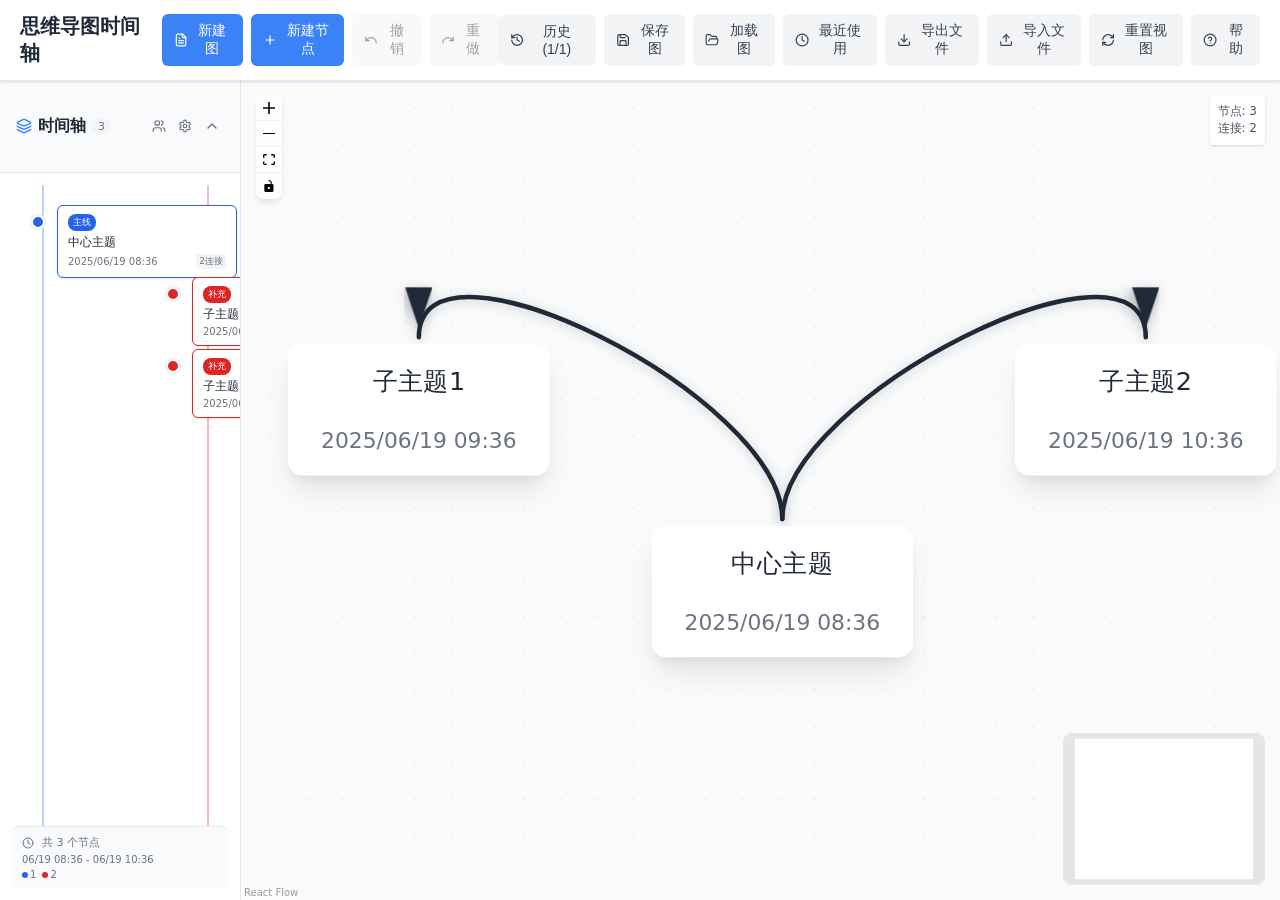
<file: features/intend/src/main/resources/rawfile/intend/index.html>
<!doctype html><html lang="zh-CN"><head><meta charset="utf-8"/><link rel="icon" href="./favicon.ico"/><meta name="viewport" content="width=device-width,initial-scale=1"/><meta name="theme-color" content="#000000"/><meta name="description" content="功能完整的思维导图应用，支持时间轴映射和画布拖拽"/><link rel="apple-touch-icon" href="./logo192.png"/><link rel="manifest" href="./manifest.json"/><title>思维导图时间轴</title><script defer="defer" src="./static/js/main.cbae1022.js"></script><link href="./static/css/main.67598571.css" rel="stylesheet"></head><body><noscript>您需要启用JavaScript才能运行此应用。</noscript><div id="root"></div></body></html>
</file>
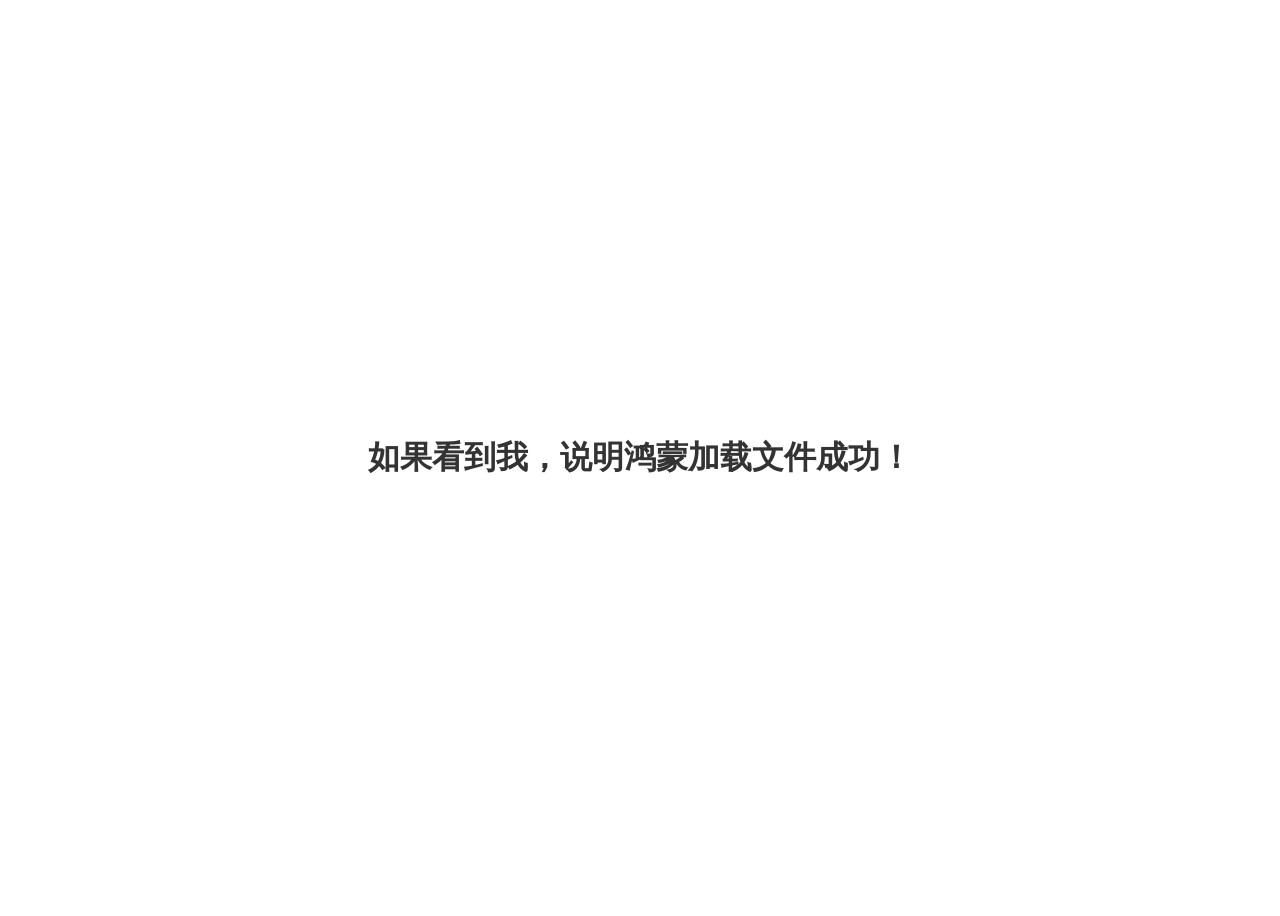
<file: features/intend/src/main/resources/rawfile/intend/test.html>
<!DOCTYPE html>
<html lang="en">
<head>
    <meta charset="UTF-8">
    <meta name="viewport" content="width=device-width, initial-scale=1.0">
    <title>Test Page</title>
    <style>
        body { display: flex; justify-content: center; align-items: center; height: 100vh; font-family: sans-serif; background-color: #lightyellow; }
        h1 { color: #333; }
    </style>
</head>
<body>
<h1>如果看到我，说明鸿蒙加载文件成功！</h1>
<script>
    console.log('Test HTML aaaaallloooooaded!');
</script>
</body>
</html>
</file>
<file: features/intend/src/main/resources/rawfile/intend/static/css/main.67598571.css>
body{-webkit-font-smoothing:antialiased;-moz-osx-font-smoothing:grayscale;font-family:-apple-system,BlinkMacSystemFont,Segoe UI,Roboto,Oxygen,Ubuntu,Cantarell,Fira Sans,Droid Sans,Helvetica Neue,sans-serif;margin:0}code{font-family:source-code-pro,Menlo,Monaco,Consolas,Courier New,monospace}.mindmap-container{background:#f5f5f5;display:flex;height:100vh;overflow:hidden}.timeline-container{background:#f8f9fa;border-right:1px solid #e9ecef;overflow:hidden;position:relative;width:256px}.mindmap-canvas{background:#fff;background-image:linear-gradient(#0000001a 1px,#0000 0),linear-gradient(90deg,#0000001a 1px,#0000 0);background-size:20px 20px}.timeline-item{background:#fff;border-left:4px solid #3b82f6;border-radius:6px;box-shadow:0 1px 3px #0000001a;cursor:pointer;margin:4px 0;padding:8px 12px;transition:all .2s}.timeline-item:hover{box-shadow:0 2px 6px #00000026}.timeline-item.highlighted{background:#fef2f2;border-left-color:#ef4444;transform:scale(1.02)}.flex{display:flex}.flex-1{flex:1 1}.items-center{align-items:center}.justify-center{justify-content:center}.justify-between{justify-content:space-between}.space-x-1>*+*{margin-left:.25rem}.space-x-2>*+*{margin-left:.5rem}.space-y-1>*+*{margin-top:.25rem}.space-y-2>*+*{margin-top:.5rem}.p-1{padding:.25rem}.p-2{padding:.5rem}.p-3{padding:.75rem}.p-4{padding:1rem}.px-2{padding-left:.5rem;padding-right:.5rem}.px-3{padding-left:.75rem;padding-right:.75rem}.py-1{padding-bottom:.25rem;padding-top:.25rem}.py-2{padding-bottom:.5rem;padding-top:.5rem}.m-1{margin:.25rem}.mb-1{margin-bottom:.25rem}.mb-2{margin-bottom:.5rem}.mb-3{margin-bottom:.75rem}.mb-4{margin-bottom:1rem}.mt-1{margin-top:.25rem}.mt-2{margin-top:.5rem}.mt-3{margin-top:.75rem}.ml-2{margin-left:.5rem}.w-full{width:100%}.h-full{height:100%}.min-w-0{min-width:0}.text-xs{font-size:.75rem}.text-sm{font-size:.875rem}.font-medium{font-weight:500}.font-semibold{font-weight:600}.text-center{text-align:center}.text-gray-400{color:#9ca3af}.text-gray-500{color:#6b7280}.text-gray-600{color:#4b5563}.text-gray-700{color:#374151}.text-gray-800{color:#1f2937}.text-blue-600{color:#2563eb}.text-red-600{color:#dc2626}.text-red-700{color:#b91c1c}.text-white{color:#fff}.bg-white{background-color:#fff}.bg-gray-50{background-color:#f9fafb}.bg-gray-100{background-color:#f3f4f6}.bg-gray-200{background-color:#e5e7eb}.bg-gray-300{background-color:#d1d5db}.bg-gray-500{background-color:#6b7280}.bg-blue-500{background-color:#3b82f6}.bg-blue-600{background-color:#2563eb}.bg-green-500{background-color:#10b981}.bg-green-600{background-color:#059669}.bg-purple-500{background-color:#8b5cf6}.bg-purple-600{background-color:#7c3aed}.bg-orange-500{background-color:#f97316}.bg-orange-600{background-color:#ea580c}.bg-red-100{background-color:#fee2e2}.bg-red-200{background-color:#fecaca}.bg-yellow-100{background-color:#fef3c7}.border{border-width:1px}.border-2{border-width:2px}.border-t{border-top-width:1px}.border-yellow-400{border-color:#fbbf24}.border-blue-500{border-color:#3b82f6}.border-red-500{border-color:#ef4444}.rounded{border-radius:.25rem}.rounded-lg{border-radius:.5rem}.rounded-full{border-radius:9999px}.shadow{box-shadow:0 1px 3px 0 #0000001a,0 1px 2px 0 #0000000f}.shadow-lg{box-shadow:0 10px 15px -3px #0000001a,0 4px 6px -2px #0000000d}.shadow-xl{box-shadow:0 20px 25px -5px #0000001a,0 10px 10px -5px #0000000a}.shadow-red-200{box-shadow:0 10px 15px -3px #fecaca80,0 4px 6px -2px #fecaca40}.cursor-pointer{cursor:pointer}.cursor-move{cursor:move}.cursor-grab{cursor:grab}.cursor-grabbing{cursor:grabbing}.relative{position:relative}.absolute{position:absolute}.sticky{position:-webkit-sticky;position:sticky}.top-0{top:0}.top-4{top:1rem}.top-20{top:5rem}.top-full{top:100%}.bottom-0{bottom:0}.bottom-4{bottom:1rem}.left-0{left:0}.left-4{left:1rem}.left-8{left:2rem}.left-1\/2{left:50%}.right-0{right:0}.right-2{right:.5rem}.right-4{right:1rem}.z-10{z-index:10}.z-20{z-index:20}.overflow-hidden{overflow:hidden}.transition-all{transition-property:all}.transition-colors{transition-property:color,background-color,border-color,fill,stroke,-webkit-text-decoration-color;transition-property:color,background-color,border-color,text-decoration-color,fill,stroke;transition-property:color,background-color,border-color,text-decoration-color,fill,stroke,-webkit-text-decoration-color}.duration-200{transition-duration:.2s}.transform{transform:translateX(var(--tw-translate-x)) translateY(var(--tw-translate-y)) rotate(var(--tw-rotate)) skewX(var(--tw-skew-x)) skewY(var(--tw-skew-y)) scaleX(var(--tw-scale-x)) scaleY(var(--tw-scale-y))}.-translate-x-1\/2{--tw-translate-x:-50%}.-translate-y-1\/2{--tw-translate-y:-50%}.scale-105{--tw-scale-x:1.05;--tw-scale-y:1.05}.animate-pulse{animation:pulse 2s cubic-bezier(.4,0,.6,1) infinite}.max-w-xs{max-width:20rem}.max-w-sm{max-width:24rem}.min-w-\[120px\]{min-width:120px}.min-w-\[200px\]{min-width:200px}.pt-2{padding-top:.5rem}.outline-none{outline:2px solid #0000;outline-offset:2px}.border-none{border-style:none}.bg-transparent{background-color:initial}.hover\:bg-gray-100:hover{background-color:#f3f4f6}.hover\:bg-gray-300:hover{background-color:#d1d5db}.hover\:bg-gray-600:hover{background-color:#4b5563}.hover\:bg-blue-600:hover{background-color:#2563eb}.hover\:bg-green-600:hover{background-color:#059669}.hover\:bg-purple-600:hover{background-color:#7c3aed}.hover\:bg-orange-600:hover{background-color:#ea580c}.hover\:bg-red-200:hover{background-color:#fecaca}.hover\:text-gray-600:hover{color:#4b5563}.hover\:text-gray-800:hover{color:#1f2937}.hover\:shadow-md:hover{box-shadow:0 4px 6px -1px #0000001a,0 2px 4px -1px #0000000f}.hover\:shadow-xl:hover{box-shadow:0 20px 25px -5px #0000001a,0 10px 10px -5px #0000000a}.active\:cursor-grabbing:active{cursor:grabbing}@keyframes pulse{50%{opacity:.5}}.react-flow{--xy-edge-stroke-default:#b1b1b7;--xy-edge-stroke-width-default:1;--xy-edge-stroke-selected-default:#555;--xy-connectionline-stroke-default:#b1b1b7;--xy-connectionline-stroke-width-default:1;--xy-attribution-background-color-default:#ffffff80;--xy-minimap-background-color-default:#fff;--xy-minimap-mask-background-color-default:#f0f0f099;--xy-minimap-mask-stroke-color-default:#0000;--xy-minimap-mask-stroke-width-default:1;--xy-minimap-node-background-color-default:#e2e2e2;--xy-minimap-node-stroke-color-default:#0000;--xy-minimap-node-stroke-width-default:2;--xy-background-color-default:#0000;--xy-background-pattern-dots-color-default:#91919a;--xy-background-pattern-lines-color-default:#eee;--xy-background-pattern-cross-color-default:#e2e2e2;--xy-node-color-default:inherit;--xy-node-border-default:1px solid #1a192b;--xy-node-background-color-default:#fff;--xy-node-group-background-color-default:#f0f0f040;--xy-node-boxshadow-hover-default:0 1px 4px 1px #00000014;--xy-node-boxshadow-selected-default:0 0 0 0.5px #1a192b;--xy-node-border-radius-default:3px;--xy-handle-background-color-default:#1a192b;--xy-handle-border-color-default:#fff;--xy-selection-background-color-default:#0059dc14;--xy-selection-border-default:1px dotted #0059dccc;--xy-controls-button-background-color-default:#fefefe;--xy-controls-button-background-color-hover-default:#f4f4f4;--xy-controls-button-color-default:inherit;--xy-controls-button-color-hover-default:inherit;--xy-controls-button-border-color-default:#eee;--xy-controls-box-shadow-default:0 0 2px 1px #00000014;--xy-edge-label-background-color-default:#fff;--xy-edge-label-color-default:inherit;--xy-resize-background-color-default:#3367d9;background-color:var(--xy-background-color-default);background-color:var(--xy-background-color,var(--xy-background-color-default));direction:ltr}.react-flow.dark{--xy-edge-stroke-default:#3e3e3e;--xy-edge-stroke-width-default:1;--xy-edge-stroke-selected-default:#727272;--xy-connectionline-stroke-default:#b1b1b7;--xy-connectionline-stroke-width-default:1;--xy-attribution-background-color-default:#96969640;--xy-minimap-background-color-default:#141414;--xy-minimap-mask-background-color-default:#3c3c3c99;--xy-minimap-mask-stroke-color-default:#0000;--xy-minimap-mask-stroke-width-default:1;--xy-minimap-node-background-color-default:#2b2b2b;--xy-minimap-node-stroke-color-default:#0000;--xy-minimap-node-stroke-width-default:2;--xy-background-color-default:#141414;--xy-background-pattern-dots-color-default:#777;--xy-background-pattern-lines-color-default:#777;--xy-background-pattern-cross-color-default:#777;--xy-node-color-default:#f8f8f8;--xy-node-border-default:1px solid #3c3c3c;--xy-node-background-color-default:#1e1e1e;--xy-node-group-background-color-default:#f0f0f040;--xy-node-boxshadow-hover-default:0 1px 4px 1px #ffffff14;--xy-node-boxshadow-selected-default:0 0 0 0.5px #999;--xy-handle-background-color-default:#bebebe;--xy-handle-border-color-default:#1e1e1e;--xy-selection-background-color-default:#c8c8dc14;--xy-selection-border-default:1px dotted #c8c8dccc;--xy-controls-button-background-color-default:#2b2b2b;--xy-controls-button-background-color-hover-default:#3e3e3e;--xy-controls-button-color-default:#f8f8f8;--xy-controls-button-color-hover-default:#fff;--xy-controls-button-border-color-default:#5b5b5b;--xy-controls-box-shadow-default:0 0 2px 1px #00000014;--xy-edge-label-background-color-default:#141414;--xy-edge-label-color-default:#f8f8f8}.react-flow__background{background-color:var(--xy-background-color-default);background-color:var(--xy-background-color-props,var(--xy-background-color,var(--xy-background-color-default)));pointer-events:none;z-index:-1}.react-flow__container{height:100%;left:0;position:absolute;top:0;width:100%}.react-flow__pane{z-index:1}.react-flow__pane.draggable{cursor:grab}.react-flow__pane.dragging{cursor:grabbing}.react-flow__pane.selection{cursor:pointer}.react-flow__viewport{pointer-events:none;transform-origin:0 0;z-index:2}.react-flow__renderer{z-index:4}.react-flow__selection{z-index:6}.react-flow__nodesselection-rect:focus,.react-flow__nodesselection-rect:focus-visible{outline:none}.react-flow__edge-path{stroke:var(--xy-edge-stroke-default);stroke:var(--xy-edge-stroke,var(--xy-edge-stroke-default));stroke-width:var(--xy-edge-stroke-width-default);stroke-width:var(--xy-edge-stroke-width,var(--xy-edge-stroke-width-default));fill:none}.react-flow__connection-path{stroke:var(--xy-connectionline-stroke-default);stroke:var(--xy-connectionline-stroke,var(--xy-connectionline-stroke-default));stroke-width:var(--xy-connectionline-stroke-width-default);stroke-width:var(--xy-connectionline-stroke-width,var(--xy-connectionline-stroke-width-default));fill:none}.react-flow .react-flow__edges{position:absolute}.react-flow .react-flow__edges svg{overflow:visible;pointer-events:none;position:absolute}.react-flow__edge{pointer-events:visibleStroke}.react-flow__edge.selectable{cursor:pointer}.react-flow__edge.animated path{stroke-dasharray:5;animation:dashdraw .5s linear infinite}.react-flow__edge.animated path.react-flow__edge-interaction{stroke-dasharray:none;animation:none}.react-flow__edge.inactive{pointer-events:none}.react-flow__edge.selected,.react-flow__edge:focus,.react-flow__edge:focus-visible{outline:none}.react-flow__edge.selectable:focus .react-flow__edge-path,.react-flow__edge.selectable:focus-visible .react-flow__edge-path,.react-flow__edge.selected .react-flow__edge-path{stroke:var(--xy-edge-stroke-selected-default);stroke:var(--xy-edge-stroke-selected,var(--xy-edge-stroke-selected-default))}.react-flow__edge-textwrapper{pointer-events:all}.react-flow__edge .react-flow__edge-text{pointer-events:none;-webkit-user-select:none;user-select:none}.react-flow__connection{pointer-events:none}.react-flow__connection .animated{stroke-dasharray:5;animation:dashdraw .5s linear infinite}svg.react-flow__connectionline{overflow:visible;position:absolute;z-index:1001}.react-flow__nodes{pointer-events:none;transform-origin:0 0}.react-flow__node{box-sizing:border-box;cursor:default;pointer-events:all;position:absolute;transform-origin:0 0;-webkit-user-select:none;user-select:none}.react-flow__node.selectable{cursor:pointer}.react-flow__node.draggable{cursor:grab;pointer-events:all}.react-flow__node.draggable.dragging{cursor:grabbing}.react-flow__nodesselection{pointer-events:none;transform-origin:left top;z-index:3}.react-flow__nodesselection-rect{cursor:grab;pointer-events:all;position:absolute}.react-flow__handle{background-color:var(--xy-handle-background-color-default);background-color:var(--xy-handle-background-color,var(--xy-handle-background-color-default));border:1px solid var(--xy-handle-border-color,var(--xy-handle-border-color-default));border-radius:100%;height:6px;min-height:5px;min-width:5px;pointer-events:none;position:absolute;width:6px}.react-flow__handle.connectingfrom{pointer-events:all}.react-flow__handle.connectionindicator{cursor:crosshair;pointer-events:all}.react-flow__handle-bottom{bottom:0;left:50%;top:auto;transform:translate(-50%,50%)}.react-flow__handle-top{left:50%;top:0;transform:translate(-50%,-50%)}.react-flow__handle-left{left:0;top:50%;transform:translate(-50%,-50%)}.react-flow__handle-right{right:0;top:50%;transform:translate(50%,-50%)}.react-flow__edgeupdater{cursor:move;pointer-events:all}.react-flow__panel{margin:15px;position:absolute;z-index:5}.react-flow__panel.top{top:0}.react-flow__panel.bottom{bottom:0}.react-flow__panel.bottom.center,.react-flow__panel.top.center{left:50%;transform:translateX(-15px) translateX(-50%)}.react-flow__panel.left{left:0}.react-flow__panel.right{right:0}.react-flow__panel.left.center,.react-flow__panel.right.center{top:50%;transform:translateY(-15px) translateY(-50%)}.react-flow__attribution{background:var(--xy-attribution-background-color-default);background:var(--xy-attribution-background-color,var(--xy-attribution-background-color-default));font-size:10px;margin:0;padding:2px 3px}.react-flow__attribution a{color:#999;text-decoration:none}@keyframes dashdraw{0%{stroke-dashoffset:10}}.react-flow__edgelabel-renderer{pointer-events:none}.react-flow__edgelabel-renderer,.react-flow__viewport-portal{height:100%;left:0;position:absolute;top:0;-webkit-user-select:none;user-select:none;width:100%}.react-flow__minimap{background:var(--xy-minimap-background-color-default);background:var(
    --xy-minimap-background-color-props,var(--xy-minimap-background-color,var(--xy-minimap-background-color-default))
  )}.react-flow__minimap-svg{display:block}.react-flow__minimap-mask{fill:var(--xy-minimap-mask-background-color-default);fill:var(
      --xy-minimap-mask-background-color-props,var(--xy-minimap-mask-background-color,var(--xy-minimap-mask-background-color-default))
    );stroke:var(--xy-minimap-mask-stroke-color-default);stroke:var(
      --xy-minimap-mask-stroke-color-props,var(--xy-minimap-mask-stroke-color,var(--xy-minimap-mask-stroke-color-default))
    );stroke-width:var(--xy-minimap-mask-stroke-width-default);stroke-width:var(
      --xy-minimap-mask-stroke-width-props,var(--xy-minimap-mask-stroke-width,var(--xy-minimap-mask-stroke-width-default))
    )}.react-flow__minimap-node{fill:var(--xy-minimap-node-background-color-default);fill:var(
      --xy-minimap-node-background-color-props,var(--xy-minimap-node-background-color,var(--xy-minimap-node-background-color-default))
    );stroke:var(--xy-minimap-node-stroke-color-default);stroke:var(
      --xy-minimap-node-stroke-color-props,var(--xy-minimap-node-stroke-color,var(--xy-minimap-node-stroke-color-default))
    );stroke-width:var(--xy-minimap-node-stroke-width-default);stroke-width:var(
      --xy-minimap-node-stroke-width-props,var(--xy-minimap-node-stroke-width,var(--xy-minimap-node-stroke-width-default))
    )}.react-flow__background-pattern.dots{fill:var(--xy-background-pattern-dots-color-default);fill:var(
      --xy-background-pattern-color-props,var(--xy-background-pattern-color,var(--xy-background-pattern-dots-color-default))
    )}.react-flow__background-pattern.lines{stroke:var(--xy-background-pattern-lines-color-default);stroke:var(
      --xy-background-pattern-color-props,var(--xy-background-pattern-color,var(--xy-background-pattern-lines-color-default))
    )}.react-flow__background-pattern.cross{stroke:var(--xy-background-pattern-cross-color-default);stroke:var(
      --xy-background-pattern-color-props,var(--xy-background-pattern-color,var(--xy-background-pattern-cross-color-default))
    )}.react-flow__controls{box-shadow:var(--xy-controls-box-shadow-default);box-shadow:var(--xy-controls-box-shadow,var(--xy-controls-box-shadow-default));display:flex;flex-direction:column}.react-flow__controls.horizontal{flex-direction:row}.react-flow__controls-button{align-items:center;background:var(--xy-controls-button-background-color-default);background:var(--xy-controls-button-background-color,var(--xy-controls-button-background-color-default));border:none;border-bottom:1px solid var(
        --xy-controls-button-border-color-props,var(--xy-controls-button-border-color,var(--xy-controls-button-border-color-default))
      );color:var(--xy-controls-button-color-default);color:var(
      --xy-controls-button-color-props,var(--xy-controls-button-color,var(--xy-controls-button-color-default))
    );cursor:pointer;display:flex;height:26px;justify-content:center;padding:4px;-webkit-user-select:none;user-select:none;width:26px}.react-flow__controls-button svg{fill:currentColor;max-height:12px;max-width:12px;width:100%}.react-flow__edge.updating .react-flow__edge-path{stroke:#777}.react-flow__edge-text{font-size:10px}.react-flow__node.selectable:focus,.react-flow__node.selectable:focus-visible{outline:none}.react-flow__node-default,.react-flow__node-group,.react-flow__node-input,.react-flow__node-output{background-color:var(--xy-node-background-color-default);background-color:var(--xy-node-background-color,var(--xy-node-background-color-default));border:var(--xy-node-border,var(--xy-node-border-default));border-radius:var(--xy-node-border-radius-default);border-radius:var(--xy-node-border-radius,var(--xy-node-border-radius-default));color:var(--xy-node-color-default);color:var(--xy-node-color,var(--xy-node-color-default));font-size:12px;padding:10px;text-align:center;width:150px}.react-flow__node-default.selectable:hover,.react-flow__node-group.selectable:hover,.react-flow__node-input.selectable:hover,.react-flow__node-output.selectable:hover{box-shadow:var(--xy-node-boxshadow-hover-default);box-shadow:var(--xy-node-boxshadow-hover,var(--xy-node-boxshadow-hover-default))}.react-flow__node-default.selectable.selected,.react-flow__node-default.selectable:focus,.react-flow__node-default.selectable:focus-visible,.react-flow__node-group.selectable.selected,.react-flow__node-group.selectable:focus,.react-flow__node-group.selectable:focus-visible,.react-flow__node-input.selectable.selected,.react-flow__node-input.selectable:focus,.react-flow__node-input.selectable:focus-visible,.react-flow__node-output.selectable.selected,.react-flow__node-output.selectable:focus,.react-flow__node-output.selectable:focus-visible{box-shadow:var(--xy-node-boxshadow-selected-default);box-shadow:var(--xy-node-boxshadow-selected,var(--xy-node-boxshadow-selected-default))}.react-flow__node-group{background-color:var(--xy-node-group-background-color-default);background-color:var(--xy-node-group-background-color,var(--xy-node-group-background-color-default))}.react-flow__nodesselection-rect,.react-flow__selection{background:var(--xy-selection-background-color-default);background:var(--xy-selection-background-color,var(--xy-selection-background-color-default));border:var(--xy-selection-border,var(--xy-selection-border-default))}.react-flow__nodesselection-rect:focus,.react-flow__nodesselection-rect:focus-visible,.react-flow__selection:focus,.react-flow__selection:focus-visible{outline:none}.react-flow__controls-button:hover{background:var(--xy-controls-button-background-color-hover-default);background:var(
        --xy-controls-button-background-color-hover-props,var(--xy-controls-button-background-color-hover,var(--xy-controls-button-background-color-hover-default))
      );color:var(--xy-controls-button-color-hover-default);color:var(
        --xy-controls-button-color-hover-props,var(--xy-controls-button-color-hover,var(--xy-controls-button-color-hover-default))
      )}.react-flow__controls-button:disabled{pointer-events:none}.react-flow__controls-button:disabled svg{fill-opacity:.4}.react-flow__controls-button:last-child{border-bottom:none}.react-flow__controls.horizontal .react-flow__controls-button{border-bottom:none;border-right:1px solid var(
        --xy-controls-button-border-color-props,var(--xy-controls-button-border-color,var(--xy-controls-button-border-color-default))
      )}.react-flow__controls.horizontal .react-flow__controls-button:last-child{border-right:none}.react-flow__resize-control{position:absolute}.react-flow__resize-control.left,.react-flow__resize-control.right{cursor:ew-resize}.react-flow__resize-control.bottom,.react-flow__resize-control.top{cursor:ns-resize}.react-flow__resize-control.bottom.right,.react-flow__resize-control.top.left{cursor:nwse-resize}.react-flow__resize-control.bottom.left,.react-flow__resize-control.top.right{cursor:nesw-resize}.react-flow__resize-control.handle{background-color:var(--xy-resize-background-color-default);background-color:var(--xy-resize-background-color,var(--xy-resize-background-color-default));border:1px solid #fff;border-radius:1px;height:5px;translate:-50% -50%;width:5px}.react-flow__resize-control.handle.left{left:0;top:50%}.react-flow__resize-control.handle.right{left:100%;top:50%}.react-flow__resize-control.handle.top{left:50%;top:0}.react-flow__resize-control.handle.bottom{left:50%;top:100%}.react-flow__resize-control.handle.bottom.left,.react-flow__resize-control.handle.top.left{left:0}.react-flow__resize-control.handle.bottom.right,.react-flow__resize-control.handle.top.right{left:100%}.react-flow__resize-control.line{border-color:var(--xy-resize-background-color,var(--xy-resize-background-color-default));border-style:solid;border-width:0}.react-flow__resize-control.line.left,.react-flow__resize-control.line.right{height:100%;top:0;transform:translate(-50%);width:1px}.react-flow__resize-control.line.left{border-left-width:1px;left:0}.react-flow__resize-control.line.right{border-right-width:1px;left:100%}.react-flow__resize-control.line.bottom,.react-flow__resize-control.line.top{height:1px;left:0;transform:translateY(-50%);width:100%}.react-flow__resize-control.line.top{border-top-width:1px;top:0}.react-flow__resize-control.line.bottom{border-bottom-width:1px;top:100%}.react-flow__edge-textbg{fill:var(--xy-edge-label-background-color-default);fill:var(--xy-edge-label-background-color,var(--xy-edge-label-background-color-default))}.react-flow__edge-text{fill:var(--xy-edge-label-color-default);fill:var(--xy-edge-label-color,var(--xy-edge-label-color-default))}@keyframes connectionPointPulse{0%{opacity:.6;transform:translate(-50%,-50%) scale(1)}50%{opacity:.3;transform:translate(-50%,-50%) scale(1.3)}to{opacity:.6;transform:translate(-50%,-50%) scale(1)}}.connection-point{position:relative}.connection-point:before{background-color:#3b82f633;border-radius:50%;content:"";height:0;left:50%;pointer-events:none;position:absolute;top:50%;transform:translate(-50%,-50%);transition:all .3s ease;width:0}.connection-point:hover:before{height:24px;width:24px}@keyframes connectionFlow{0%{stroke-dashoffset:0}to{stroke-dashoffset:20}}@keyframes connectionPointShow{0%{opacity:0;transform:translate(-50%,-50%) scale(.5)}to{opacity:1;transform:translate(-50%,-50%) scale(1)}}@keyframes connectionPointGlow{0%,to{box-shadow:0 0 8px #3b82f666,0 2px 4px #0000001a}50%{box-shadow:0 0 16px #3b82f6cc,0 4px 8px #0003}}
/*# sourceMappingURL=main.67598571.css.map*/
</file>
